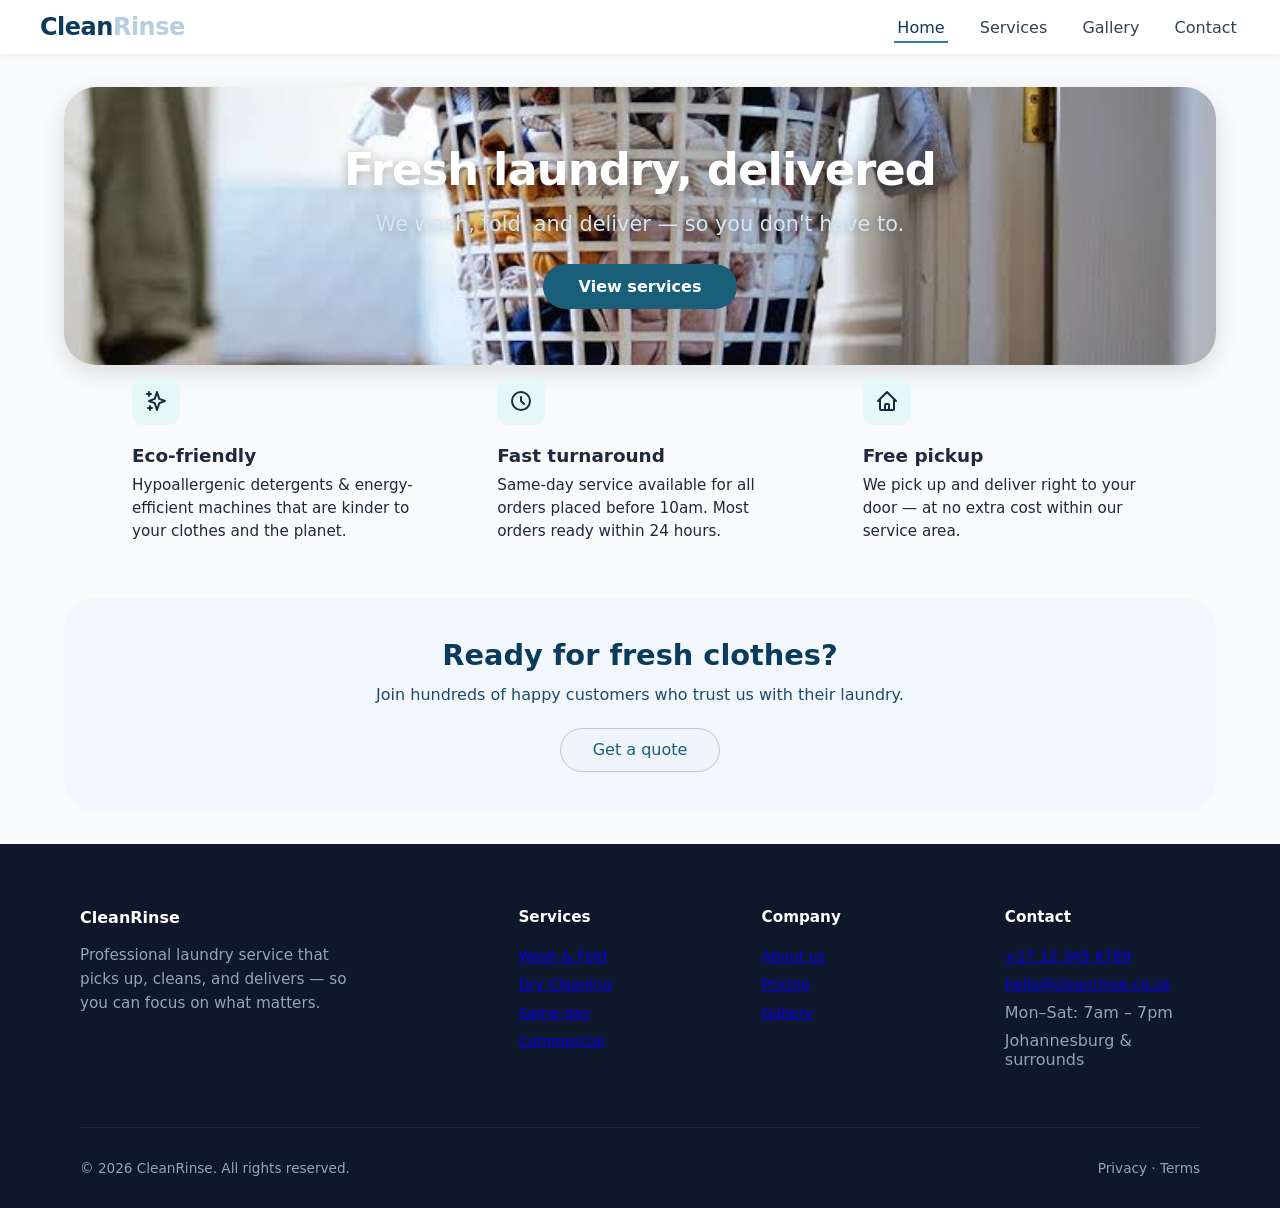
<file: index.html>
<!DOCTYPE html>
<html lang="en">
<head>
  <meta charset="UTF-8">
  <meta name="viewport" content="width=device-width, initial-scale=1.0">
  <title>Laundry business · 4 pages</title>
  <!-- style.css -->
  <link rel="stylesheet" href="style.css">
  <!-- scripts.js (defer) -->
  <script src="scripts.js" defer></script>
</head>
<body>
  <!-- navigation -->
  <nav class="navbar">
    <div class="nav-container">
      <div class="brand">Clean<span>Rinse</span></div>
      <ul class="nav-menu">
        <li><a href="index.html" class="active">Home</a></li>
        <li><a href="service.html">Services</a></li>
        <li><a href="gallery.html">Gallery</a></li>
        <li><a href="contacts.html">Contact</a></li>
      </ul>
    </div>
  </nav>

  <!-- main content: home page -->
  <main class="page-wrapper" id="home-page">
    <!-- hero section -->
    <section class="hero">
      <div class="hero-content">
        <h1>Fresh laundry, delivered</h1>
        <p>We wash, fold, and deliver — so you don't have to.</p>
        <a href="service.html" class="btn-primary">View services</a>
      </div>
    </section>

    <!-- FEATURES -->
  <section class="features" id="services">
    <div class="feature-card">
      <div class="feature-icon">
        <svg xmlns="http://www.w3.org/2000/svg" fill="none" viewBox="0 0 24 24" stroke="currentColor" stroke-width="2">
          <path stroke-linecap="round" stroke-linejoin="round" d="M5 3v4M3 5h4M6 17v4m-2-2h4m5-16l2.286 6.857L21 12l-5.714 2.143L13 21l-2.286-6.857L5 12l5.714-2.143L13 3z" />
        </svg>
      </div>
      <h3>Eco-friendly</h3>
      <p>Hypoallergenic detergents & energy-efficient machines that are kinder to your clothes and the planet.</p>
    </div>

    <div class="feature-card">
      <div class="feature-icon">
        <svg xmlns="http://www.w3.org/2000/svg" fill="none" viewBox="0 0 24 24" stroke="currentColor" stroke-width="2">
          <path stroke-linecap="round" stroke-linejoin="round" d="M12 8v4l3 3m6-3a9 9 0 11-18 0 9 9 0 0118 0z" />
        </svg>
      </div>
      <h3>Fast turnaround</h3>
      <p>Same-day service available for all orders placed before 10am. Most orders ready within 24 hours.</p>
    </div>

    <div class="feature-card">
      <div class="feature-icon">
        <svg xmlns="http://www.w3.org/2000/svg" fill="none" viewBox="0 0 24 24" stroke="currentColor" stroke-width="2">
          <path stroke-linecap="round" stroke-linejoin="round" d="M3 12l2-2m0 0l7-7 7 7M5 10v10a1 1 0 001 1h3m10-11l2 2m-2-2v10a1 1 0 01-1 1h-3m-6 0a1 1 0 001-1v-4a1 1 0 011-1h2a1 1 0 011 1v4a1 1 0 001 1m-6 0h6" />
        </svg>
      </div>
      <h3>Free pickup</h3>
      <p>We pick up and deliver right to your door — at no extra cost within our service area.</p>
    </div>
  </section>

    <!-- quick info / cta -->
    <section class="home-cta">
      <h2>Ready for fresh clothes?</h2>
      <p>Join hundreds of happy customers who trust us with their laundry.</p>
      <a href="contacts.html" class="btn-secondary">Get a quote</a>
    </section>
  </main>

  <!-- footer -->
  <footer id="contact">
    <div class="footer-content">
      <div class="footer-brand">
        <h4 class="logo">Clean<span>Rinse</span></h4>
        <p>Professional laundry service that picks up, cleans, and delivers — so you can focus on what matters.</p>
      </div>
      <div class="footer-col">
        <h4>Services</h4>
        <ul>
          <li><a href="#">Wash & Fold</a></li>
          <li><a href="#">Dry Cleaning</a></li>
          <li><a href="#">Same-day</a></li>
          <li><a href="#">Commercial</a></li>
        </ul>
      </div>
      <div class="footer-col">
        <h4>Company</h4>
        <ul>
          <li><a href="#">About us</a></li>
          <li><a href="#">Pricing</a></li>
          <li><a href="gallery.html">Gallery</a></li>
        </ul>
      </div>
      <div class="footer-col">
        <h4>Contact</h4>
        <ul>
          <li><a href="tel:+27123456789">+27 12 345 6789</a></li>
          <li><a href="mailto:hello@cleanrinse.co.za">hello@cleanrinse.co.za</a></li>
          <li>Mon–Sat: 7am – 7pm</li>
          <li>Johannesburg & surrounds</li>
        </ul>
      </div>
    </div>
    <div class="footer-bottom">
      <span>© 2026 CleanRinse. All rights reserved.</span>
      <span>Privacy · Terms</span>
    </div>
  </footer>
</body>
</html>
</file>
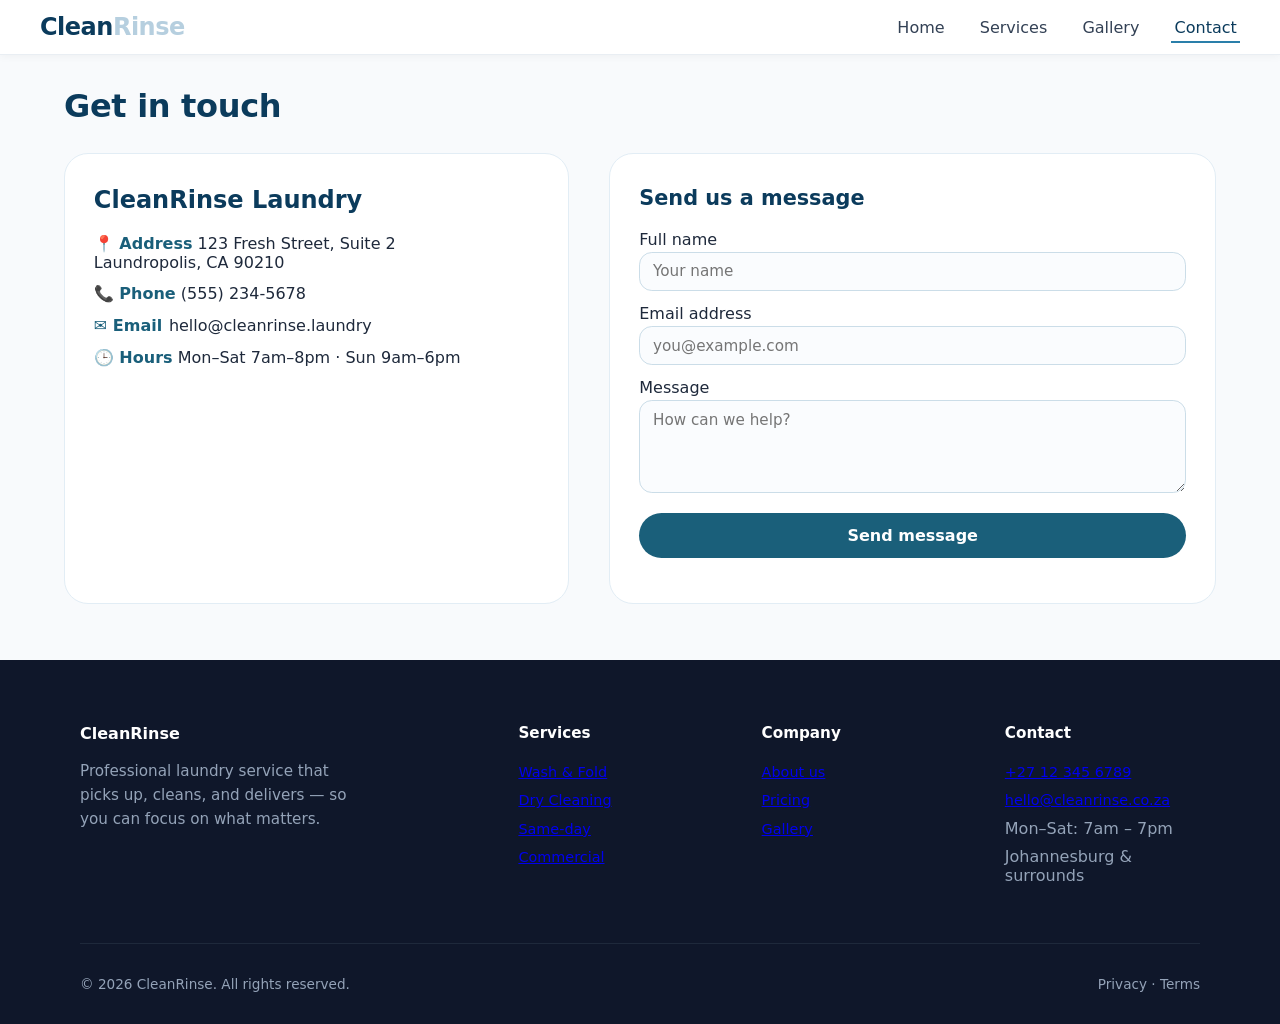
<file: contacts.html>
<!DOCTYPE html>
<html lang="en">
<head>
  <meta charset="UTF-8" />
  <meta name="viewport" content="width=device-width, initial-scale=1.0" />
  <title>Contacts · CleanRinse</title>
  <link rel="stylesheet" href="style.css" />
  <script src="scripts.js" defer></script>
</head>
<body>
  <nav class="navbar">
    <div class="nav-container">
      <div class="brand">Clean<span>Rinse</span></div>
      <ul class="nav-menu">
        <li><a href="index.html">Home</a></li>
        <li><a href="service.html">Services</a></li>
        <li><a href="gallery.html">Gallery</a></li>
        <li><a href="contacts.html" class="active">Contact</a></li>
      </ul>
    </div>
  </nav>

  <main class="page-wrapper" id="contacts-page">
    <h2 class="page-title">Get in touch</h2>
    <div class="contacts-grid">
      <div class="contact-info">
        <h3>CleanRinse Laundry</h3>
        <p><span class="contact-label">📍 Address</span> 123 Fresh Street, Suite 2<br />Laundropolis, CA 90210</p>
        <p><span class="contact-label">📞 Phone</span> (555) 234-5678</p>
        <p><span class="contact-label">✉️ Email</span> hello@cleanrinse.laundry</p>
        <p><span class="contact-label">🕒 Hours</span> Mon–Sat 7am–8pm · Sun 9am–6pm</p>
        <div class="social-links">
          <a href="#"><i class="fab fa-facebook-f"></i></a>
          <a href="#"><i class="fab fa-twitter"></i></a>
          <a href="#"><i class="fab fa-instagram"></i></a>
          <a href="#"><i class="fab fa-linkedin-in"></i></a>
        </div>
      </div>
      <div class="contact-form-wrapper">
        <form id="contact-form" class="contact-form">
          <h4>Send us a message</h4>
          <label for="name">Full name</label>
          <input type="text" id="name" name="name" placeholder="Your name" required />

          <label for="email">Email address</label>
          <input type="email" id="email" name="email" placeholder="you@example.com" required />

          <label for="message">Message</label>
          <textarea id="message" name="message" rows="4" placeholder="How can we help?" required></textarea>

          <button type="submit" class="btn-primary" id="form-submit">Send message</button>
          <span id="form-feedback" class="form-feedback"></span>
        </form>
      </div>
    </div>
  </main>

  <!-- footer -->
  <footer id="contact">
    <div class="footer-content">
      <div class="footer-brand">
        <h4 class="logo">Clean<span>Rinse</span></h4>
        <p>Professional laundry service that picks up, cleans, and delivers — so you can focus on what matters.</p>
      </div>
      <div class="footer-col">
        <h4>Services</h4>
        <ul>
          <li><a href="#">Wash & Fold</a></li>
          <li><a href="#">Dry Cleaning</a></li>
          <li><a href="#">Same-day</a></li>
          <li><a href="#">Commercial</a></li>
        </ul>
      </div>
      <div class="footer-col">
        <h4>Company</h4>
        <ul>
          <li><a href="#">About us</a></li>
          <li><a href="#">Pricing</a></li>
          <li><a href="gallery.html">Gallery</a></li>
        </ul>
      </div>
      <div class="footer-col">
        <h4>Contact</h4>
        <ul>
          <li><a href="tel:+27123456789">+27 12 345 6789</a></li>
          <li><a href="mailto:hello@cleanrinse.co.za">hello@cleanrinse.co.za</a></li>
          <li>Mon–Sat: 7am – 7pm</li>
          <li>Johannesburg & surrounds</li>
        </ul>
      </div>
    </div>
    <div class="footer-bottom">
      <span>© 2026 CleanRinse. All rights reserved.</span>
      <span>Privacy · Terms</span>
    </div>
  </footer>
</body>
</html>
</file>
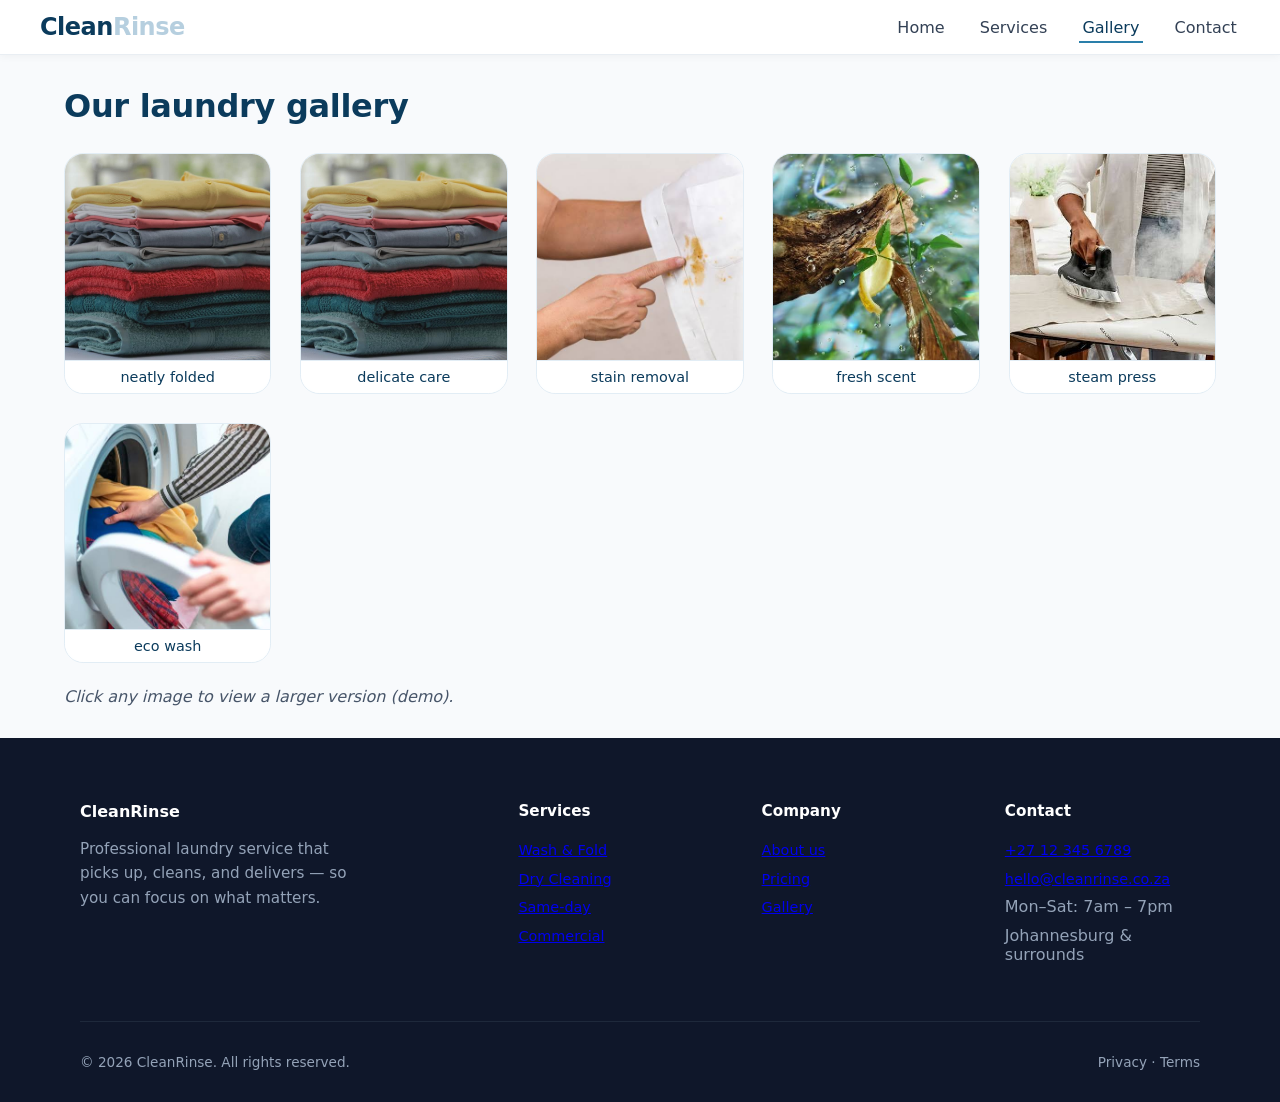
<file: gallery.html>
<!DOCTYPE html>
<html lang="en">
<head>
  <meta charset="UTF-8" />
  <meta name="viewport" content="width=device-width, initial-scale=1.0" />
  <title>Gallery · CleanRinse</title>
  <link rel="stylesheet" href="style.css" />
  <script src="scripts.js" defer></script>
</head>
<body>
  <nav class="navbar">
    <div class="nav-container">
      <div class="brand">Clean<span>Rinse</span></div>
      <ul class="nav-menu">
        <li><a href="index.html">Home</a></li>
        <li><a href="service.html">Services</a></li>
        <li><a href="gallery.html" class="active">Gallery</a></li>
        <li><a href="contacts.html">Contact</a></li>
      </ul>
    </div>
  </nav>

  <main class="page-wrapper" id="gallery-page">
    <h2 class="page-title">Our laundry gallery</h2>
    <div class="gallery-grid">
      <div class="gallery-card" data-label="fresh folds">
        <img src="neatly folded.jpg" alt="neatly folded laundry" />
        <span class="gallery-label">neatly folded</span>
      </div>
      <div class="gallery-card" data-label="delicate care">
        <img src="neatly folded.jpg" alt="delicate garment care" />
        <span class="gallery-label">delicate care</span>
      </div>
      <div class="gallery-card" data-label="stain removal">
        <img src="stain.jfif" alt="stain removal process" />
        <span class="gallery-label">stain removal</span>
      </div>
      <div class="gallery-card" data-label="fresh scent">
        <img src="fresh scent.jfif" alt="fresh laundry scent" />
        <span class="gallery-label">fresh scent</span>
      </div>
      <div class="gallery-card" data-label="steam press">
        <img src="steam press.jfif" alt="steam pressing shirts" />
        <span class="gallery-label">steam press</span>
      </div>
      <div class="gallery-card" data-label="eco wash">
        <img src="eco wash.jfif" alt="eco-friendly washing" />
        <span class="gallery-label">eco wash</span>
      </div>
    </div>
    <p class="gallery-footnote">Click any image to view a larger version (demo).</p>
  </main>

 <!-- footer -->
  <footer id="contact">
    <div class="footer-content">
      <div class="footer-brand">
        <h4 class="logo">Clean<span>Rinse</span></h4>
        <p>Professional laundry service that picks up, cleans, and delivers — so you can focus on what matters.</p>
      </div>
      <div class="footer-col">
        <h4>Services</h4>
        <ul>
          <li><a href="#">Wash & Fold</a></li>
          <li><a href="#">Dry Cleaning</a></li>
          <li><a href="#">Same-day</a></li>
          <li><a href="#">Commercial</a></li>
        </ul>
      </div>
      <div class="footer-col">
        <h4>Company</h4>
        <ul>
          <li><a href="#">About us</a></li>
          <li><a href="#">Pricing</a></li>
          <li><a href="gallery.html">Gallery</a></li>
        </ul>
      </div>
      <div class="footer-col">
        <h4>Contact</h4>
        <ul>
          <li><a href="tel:+27123456789">+27 12 345 6789</a></li>
          <li><a href="mailto:hello@cleanrinse.co.za">hello@cleanrinse.co.za</a></li>
          <li>Mon–Sat: 7am – 7pm</li>
          <li>Johannesburg & surrounds</li>
        </ul>
      </div>
    </div>
    <div class="footer-bottom">
      <span>© 2026 CleanRinse. All rights reserved.</span>
      <span>Privacy · Terms</span>
    </div>
  </footer>
</body>
</html>
</file>
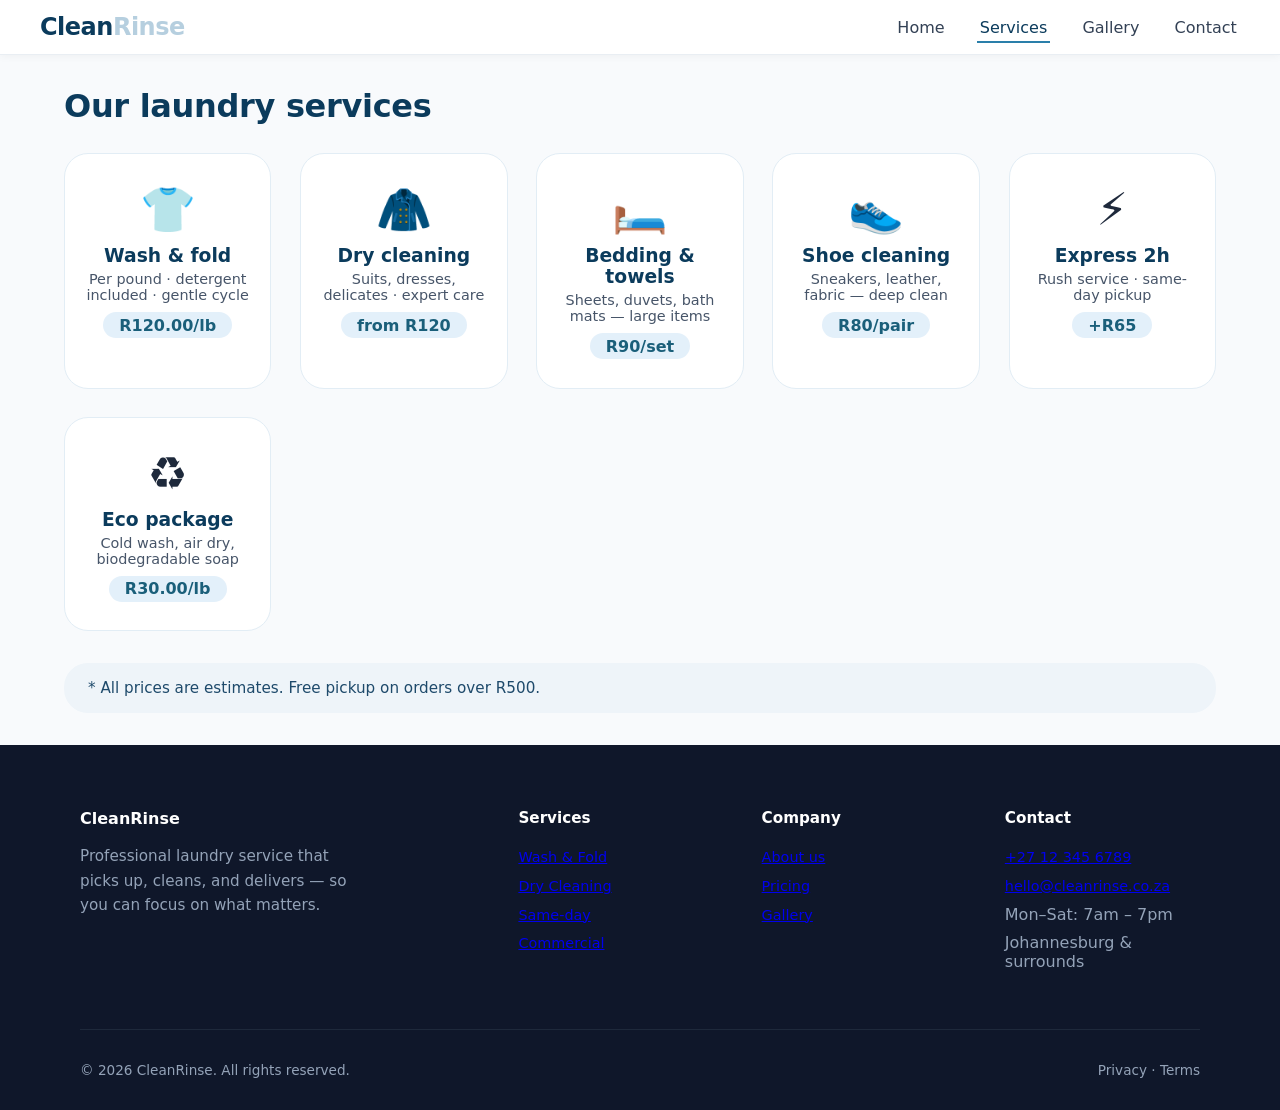
<file: service.html>
<!DOCTYPE html>
<html lang="en">
<head>
  <meta charset="UTF-8" />
  <meta name="viewport" content="width=device-width, initial-scale=1.0" />
  <title>Services · CleanRinse</title>
  <link rel="stylesheet" href="style.css" />
  <script src="scripts.js" defer></script>
</head>
<body>
  <nav class="navbar">
    <div class="nav-container">
     <div class="brand">Clean<span>Rinse</span></div>
      <ul class="nav-menu">
        <li><a href="index.html">Home</a></li>
        <li><a href="service.html" class="active">Services</a></li>
        <li><a href="gallery.html">Gallery</a></li>
        <li><a href="contacts.html">Contact</a></li>
      </ul>
    </div>
  </nav>

  <main class="page-wrapper" id="services-page">
    <h2 class="page-title">Our laundry services</h2>
    <div class="services-grid">
      <div class="service-item">
        <div class="service-icon">👕</div>
        <h3>Wash & fold</h3>
        <p>Per pound · detergent included · gentle cycle</p>
        <span class="price-tag">R120.00/lb</span>
      </div>
      <div class="service-item">
        <div class="service-icon">🧥</div>
        <h3>Dry cleaning</h3>
        <p>Suits, dresses, delicates · expert care</p>
        <span class="price-tag">from R120</span>
      </div>
      <div class="service-item">
        <div class="service-icon">🛏️</div>
        <h3>Bedding & towels</h3>
        <p>Sheets, duvets, bath mats — large items</p>
        <span class="price-tag">R90/set</span>
      </div>
      <div class="service-item">
        <div class="service-icon">👟</div>
        <h3>Shoe cleaning</h3>
        <p>Sneakers, leather, fabric — deep clean</p>
        <span class="price-tag">R80/pair</span>
      </div>
      <div class="service-item">
        <div class="service-icon">⚡</div>
        <h3>Express 2h</h3>
        <p>Rush service · same-day pickup</p>
        <span class="price-tag">+R65</span>
      </div>
      <div class="service-item">
        <div class="service-icon">♻️</div>
        <h3>Eco package</h3>
        <p>Cold wash, air dry, biodegradable soap</p>
        <span class="price-tag">R30.00/lb</span>
      </div>
    </div>
    <div class="service-note">
      <p>* All prices are estimates. Free pickup on orders over R500.</p>
    </div>
  </main>

  <!-- footer -->
  <footer id="contact">
    <div class="footer-content">
      <div class="footer-brand">
        <h4 class="logo">Clean<span>Rinse</span></h4>
        <p>Professional laundry service that picks up, cleans, and delivers — so you can focus on what matters.</p>
      </div>
      <div class="footer-col">
        <h4>Services</h4>
        <ul>
          <li><a href="#">Wash & Fold</a></li>
          <li><a href="#">Dry Cleaning</a></li>
          <li><a href="#">Same-day</a></li>
          <li><a href="#">Commercial</a></li>
        </ul>
      </div>
      <div class="footer-col">
        <h4>Company</h4>
        <ul>
          <li><a href="#">About us</a></li>
          <li><a href="#">Pricing</a></li>
          <li><a href="gallery.html">Gallery</a></li>
        </ul>
      </div>
      <div class="footer-col">
        <h4>Contact</h4>
        <ul>
          <li><a href="tel:+27123456789">+27 12 345 6789</a></li>
          <li><a href="mailto:hello@cleanrinse.co.za">hello@cleanrinse.co.za</a></li>
          <li>Mon–Sat: 7am – 7pm</li>
          <li>Johannesburg & surrounds</li>
        </ul>
      </div>
    </div>
    <div class="footer-bottom">
      <span>© 2026 CleanRinse. All rights reserved.</span>
      <span>Privacy · Terms</span>
    </div>
  </footer>
</body>
</html>
</file>
<file: style.css>
/* style.css – shared across all 4 pages */
* {
  margin: 0;
  padding: 0;
  box-sizing: border-box;
  font-family: system-ui, -apple-system, 'Segoe UI', Roboto, Helvetica, Arial, sans-serif;
}

body {
  background: #f8fafc;
  color: #1e293b;
  display: flex;
  flex-direction: column;
  min-height: 100vh;
}

/* navbar */
.navbar {
  background: #ffffff;
  box-shadow: 0 2px 8px rgba(0,0,0,0.04);
  padding: 0.8rem 1.5rem;
  border-bottom: 1px solid #e9eef3;
  position: sticky;
  top: 0;
  z-index: 10;
}
.nav-container {
  max-width: 1200px;
  margin: 0 auto;
  display: flex;
  align-items: center;
  justify-content: space-between;
  flex-wrap: wrap;
}
.brand {
  font-size: 24px;
  font-weight: 800;
  letter-spacing: -0.5px;
  color: #0b3b5c;
}
.brand span {
  color: #b6cfdf;
}
.nav-menu {
  display: flex;
  gap: 1.8rem;
  list-style: none;
}
.nav-menu a {
  text-decoration: none;
  color: #334155;
  font-weight: 500;
  font-size: 1rem;
  padding: 0.3rem 0.2rem;
  border-bottom: 2px solid transparent;
  transition: 0.2s;
}
.nav-menu a:hover,
.nav-menu a.active {
  border-bottom-color: #2a7faa;
  color: #0b3b5c;
}

/* main wrapper */
.page-wrapper {
  max-width: 1200px;
  margin: 0 auto;
  padding: 2rem 1.5rem;
  flex: 1;
  width: 100%;
}

/* home page */
.hero {
      background: linear-gradient(145deg, #1a4b6d, #0d2f47);
      background-image: url(main.jfif);
      border-radius: 2rem;
      padding: 3.5rem 2rem;
      text-align: center;
      margin-bottom: 2.5rem;
      background-blend-mode: overlay;
      background-size: cover;
      background-position: center;
      box-shadow: 0 8px 24px rgba(0,0,0,0.12);
    }
.hero h1 {
      font-size: 2.8rem;
      font-weight: 700;
      letter-spacing: -0.02em;
      color: #ffffff;
      text-shadow: 0 2px 12px rgba(0,0,0,0.3);
    }
.hero p {
  font-size: 1.3rem;
  margin: 1rem 0 1.8rem;
  color: #d4e6f5;
  text-shadow: 0 2px 8px rgba(0,0,0,0.2);
}
.btn-primary {
  background: #1a5f7a;
  color: white;
  border: none;
  padding: 0.8rem 2.2rem;
  border-radius: 40px;
  font-weight: 600;
  font-size: 1rem;
  cursor: pointer;
  text-decoration: none;
  display: inline-block;
  transition: 0.2s;
}
.btn-primary:hover {
  background: #134a60;
  transform: scale(1.02);
}
.btn-secondary {
  background: #eef4f9;
  color: #1a5f7a;
  border: 1px solid #b6cfdf;
  padding: 0.7rem 2rem;
  border-radius: 40px;
  font-weight: 500;
  text-decoration: none;
  display: inline-block;
  transition: 0.2s;
}
.btn-secondary:hover {
  background: #dce9f2;
}

/* ========== FEATURES ========== */
    .features {
      max-width: 1120px;
      margin: -60px auto 0;
      padding: 0 1.5rem;
      position: relative;
      z-index: 10;
      display: grid;
      grid-template-columns: repeat(3, 1fr);
      gap: 1.5rem;
    }

    .feature-card {
      background: var(--white);
      padding: 2rem 1.75rem;
      border-radius: var(--radius);
      box-shadow: var(--shadow);
      transition: transform 0.25s ease, box-shadow 0.25s ease;
    }

    .feature-card:hover {
      transform: translateY(-6px);
      box-shadow: 0 12px 30px rgba(0,0,0,0.1);
    }

    .feature-icon {
      width: 48px;
      height: 48px;
      background: #e6f7f7;
      border-radius: 12px;
      display: flex;
      align-items: center;
      justify-content: center;
      margin-bottom: 1.25rem;
      color: var(--primary);
    }

    .feature-icon svg {
      width: 24px;
      height: 24px;
    }

    .feature-card h3 {
      font-size: 1.15rem;
      font-weight: 600;
      margin-bottom: 0.5rem;
      color: var(--text);
    }

    .feature-card p {
      font-size: 0.95rem;
      color: var(--text-light);
      line-height: 1.5;
    }

.home-cta {
  text-align: center;
  background: #f1f7fc;
  padding: 2.5rem 1.5rem;
  border-radius: 2rem;
  margin-top: 1.5rem;
}
.home-cta h2 {
  font-size: 1.8rem;
  color: #0b3b5c;
}
.home-cta p {
  margin: 0.8rem 0 1.5rem;
  color: #1e4a6b;
}

/* services */
.page-title {
  font-size: 2rem;
  font-weight: 600;
  margin-bottom: 1.8rem;
  color: #0b3b5c;
  letter-spacing: -0.01em;
}
.services-grid {
  display: grid;
  grid-template-columns: repeat(auto-fit, minmax(200px, 1fr));
  gap: 1.8rem;
  margin: 1.5rem 0 2rem;
}
.service-item {
  background: white;
  padding: 1.8rem 1.2rem;
  border-radius: 1.5rem;
  text-align: center;
  border: 1px solid #e2edf5;
  transition: 0.15s;
}
.service-item:hover {
  box-shadow: 0 6px 14px rgba(0,0,0,0.02);
  border-color: #b6cfdf;
}
.service-icon {
  font-size: 2.8rem;
  line-height: 1.2;
}
.service-item h3 {
  margin: 0.5rem 0 0.3rem;
  color: #0b3b5c;
}
.service-item p {
  color: #475569;
  font-size: 0.9rem;
}
.price-tag {
  display: inline-block;
  margin-top: 0.6rem;
  background: #e3f0fa;
  padding: 0.2rem 1rem;
  border-radius: 40px;
  font-weight: 600;
  color: #1a5f7a;
}
.service-note {
  background: #eef4f9;
  padding: 1rem 1.5rem;
  border-radius: 1.5rem;
  color: #1e4a6b;
  font-size: 0.95rem;
}

/* gallery */
.gallery-grid {
  display: grid;
  grid-template-columns: repeat(auto-fill, minmax(200px, 1fr));
  gap: 1.8rem;
  margin: 1.5rem 0;
}
.gallery-card {
  background: white;
  border-radius: 1.2rem;
  overflow: hidden;
  border: 1px solid #e2edf5;
  position: relative;
  cursor: pointer;
  transition: 0.2s;
}
.gallery-card:hover {
  transform: translateY(-4px);
  box-shadow: 0 8px 18px rgba(0,0,0,0.02);
}
.gallery-card img {
  width: 100%;
  aspect-ratio: 1/1;
  object-fit: cover;
  display: block;
}
.gallery-label {
  display: block;
  padding: 0.5rem 0.8rem;
  background: rgba(255,255,255,0.8);
  backdrop-filter: blur(2px);
  font-weight: 500;
  font-size: 0.9rem;
  color: #0b3b5c;
  text-align: center;
  border-top: 1px solid #e2edf5;
}
.gallery-footnote {
  margin-top: 1.2rem;
  color: #475569;
  font-style: italic;
}

/* contacts */
.contacts-grid {
  display: grid;
  grid-template-columns: 1fr 1.2fr;
  gap: 2.5rem;
  margin: 1.5rem 0;
}
.contact-info {
  background: white;
  padding: 2rem 1.8rem;
  border-radius: 1.5rem;
  border: 1px solid #e2edf5;
}
.contact-info h3 {
  color: #0b3b5c;
  font-size: 1.5rem;
  margin-bottom: 1.2rem;
}
.contact-info p {
  margin: 0.8rem 0;
  color: #1e293b;
}
.contact-label {
  font-weight: 600;
  color: #1a5f7a;
  display: inline-block;
  min-width: 70px;
}
.social-links{

  display: flex;
  gap: 12px;
}
.social-links a{

  width: 44px;
  height: 44px;
  border-radius: 50%;
  background: var(--light);
  display: flex;
  align-items: center;
  justify-content: center;
  color: var(--primary);
  transition: var(--transition);
}

.contact-form-wrapper {
  background: white;
  padding: 2rem 1.8rem;
  border-radius: 1.5rem;
  border: 1px solid #e2edf5;
}
.contact-form h4 {
  font-size: 1.3rem;
  margin-bottom: 1.2rem;
  color: #0b3b5c;
}
.contact-form label {
  font-weight: 500;
  display: block;
  margin: 0.8rem 0 0.2rem;
  color: #1e293b;
}
.contact-form input,
.contact-form textarea {
  width: 100%;
  padding: 0.6rem 0.8rem;
  border: 1px solid #cbdde8;
  border-radius: 0.8rem;
  font-size: 0.95rem;
  background: #fafcfe;
}
.contact-form input:focus,
.contact-form textarea:focus {
  outline: 2px solid #2a7faa;
  border-color: transparent;
}
.contact-form button {
  margin-top: 1rem;
  width: 100%;
}
.form-feedback {
  display: block;
  margin-top: 0.8rem;
  color: #1a5f7a;
  font-weight: 500;
}

/* footer */
footer {
      background: #0f172a;
      color: #94a3b8;
      padding: 4rem 1.5rem 2rem;
    }

    .footer-content {
      max-width: 1120px;
      margin: 0 auto;
      display: grid;
      grid-template-columns: 2fr 1fr 1fr 1fr;
      gap: 3rem;
      margin-bottom: 3rem;
    }

    .footer-brand .logo {
      color: white;
      margin-bottom: 1rem;
      display: inline-block;
    }

    .footer-brand p {
      font-size: 0.95rem;
      line-height: 1.6;
      max-width: 280px;
    }

    .footer-col h4 {
      color: white;
      font-size: 0.95rem;
      font-weight: 600;
      margin-bottom: 1.25rem;
    }

    .footer-col ul {
      list-style: none;
    }

    .footer-col li {
      margin-bottom: 0.6rem;
    }

    .footer-col a {
      font-size: 0.9rem;
      transition: color 0.2s;
    }

    .footer-col a:hover {
      color: white;
    }

    .footer-bottom {
      max-width: 1120px;
      margin: 0 auto;
      padding-top: 2rem;
      border-top: 1px solid #1e293b;
      display: flex;
      justify-content: space-between;
      align-items: center;
      font-size: 0.85rem;
    }
/* responsiveness */
@media (max-width: 700px) {
  .nav-container {
    flex-direction: column;
    gap: 0.8rem;
  }
  .nav-menu {
    gap: 1.2rem;
    flex-wrap: wrap;
    justify-content: center;
  }
  .contacts-grid {
    grid-template-columns: 1fr;
  }
  .hero h1 {
    font-size: 2rem;
  }
  .page-title {
    font-size: 1.6rem;
  }
}
</file>
